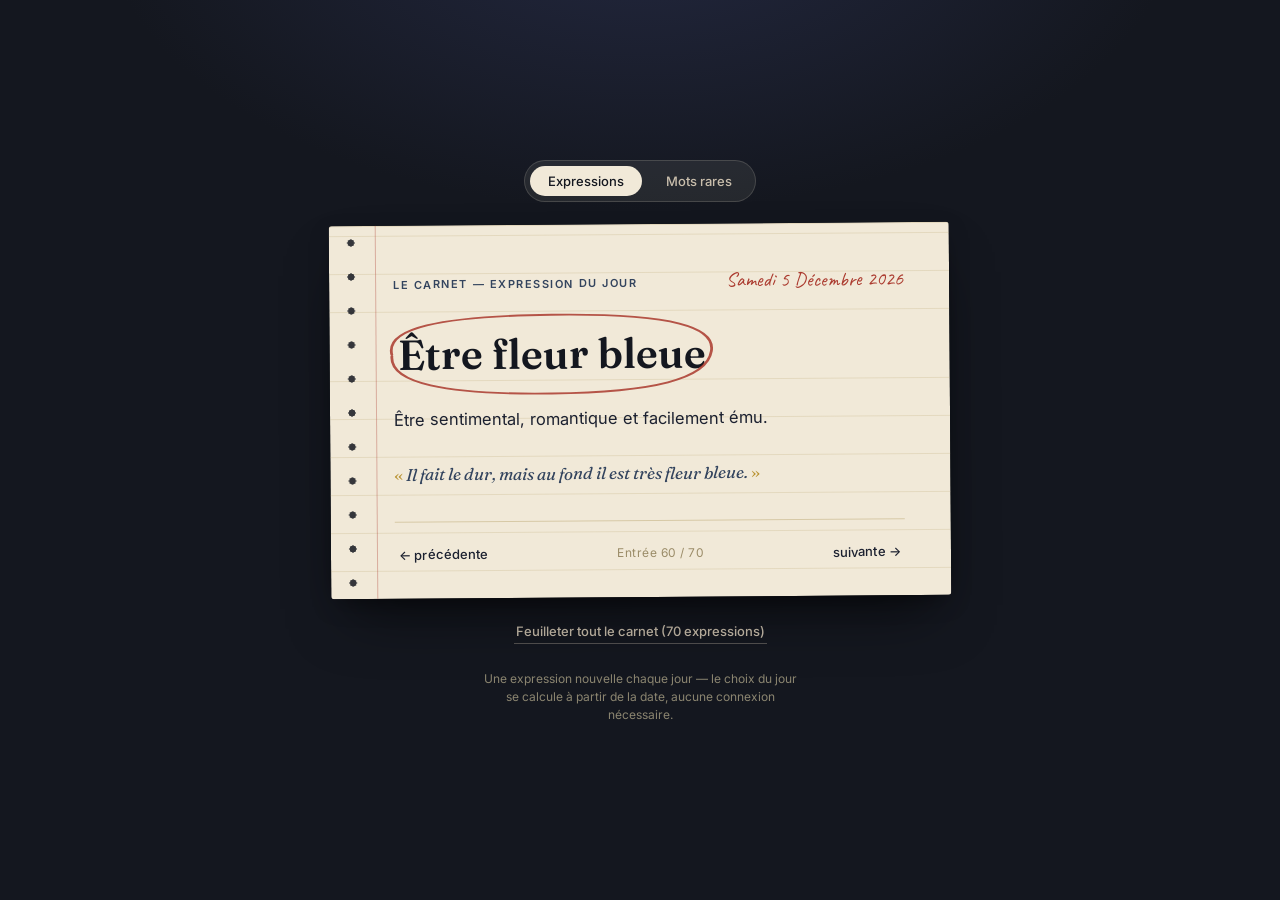
<file: index.html>
<!DOCTYPE html>
<html lang="fr">
<head>
<meta charset="UTF-8">
<meta name="viewport" content="width=device-width, initial-scale=1.0">
<title>Le Carnet — expression du jour</title>
<meta name="description" content="Une nouvelle expression française chaque jour, expliquée et illustrée par un exemple.">
<link rel="preconnect" href="https://fonts.googleapis.com">
<link rel="preconnect" href="https://fonts.gstatic.com" crossorigin>
<link href="https://fonts.googleapis.com/css2?family=Fraunces:ital,opsz,wght@0,9..144,400;0,9..144,600;1,9..144,500&family=Inter:wght@400;500;600&family=Caveat:wght@500;700&display=swap" rel="stylesheet">
<link rel="stylesheet" href="style.css">
</head>
<body>

<div class="page">

  <nav class="site-nav">
    <a href="index.html" class="active">Expressions</a>
    <a href="mots.html">Mots rares</a>
  </nav>

  <div class="notebook" id="notebook">
    <div class="spiral" aria-hidden="true"></div>

    <header class="entry-header">
      <span class="eyebrow">Le carnet — expression du jour</span>
      <span class="date" id="date"></span>
    </header>

    <div class="entry-body">
      <h1 class="expression">
        <span class="circle-wrap">
          <span id="expr-text">Chargement…</span>
          <svg class="scribble" viewBox="0 0 320 120" preserveAspectRatio="none" aria-hidden="true">
            <path d="M18,60 C12,24 60,8 160,7 C270,6 306,26 302,58 C298,96 250,113 160,114 C64,115 16,98 18,62" />
          </svg>
        </span>
      </h1>

      <p class="explication" id="explication"></p>

      <blockquote class="exemple">
        <span class="quote-mark">«</span>
        <span id="exemple"></span>
        <span class="quote-mark">»</span>
      </blockquote>
    </div>

    <footer class="entry-footer">
      <button id="prev" class="nav-btn" aria-label="Expression précédente">← précédente</button>
      <div class="counter-wrap">
        <span class="counter" id="counter"></span>
        <button id="today-btn" class="today-badge hidden">aujourd'hui</button>
      </div>
      <button id="next" class="nav-btn" aria-label="Expression suivante">suivante →</button>
    </footer>
  </div>

  <button id="toggle-archive" class="archive-link">Feuilleter tout le carnet (<span id="archive-count"></span> expressions)</button>

  <div id="archive" class="archive hidden">
    <input type="text" id="archive-search" placeholder="Chercher une expression…" autocomplete="off">
    <ul id="archive-list"></ul>
  </div>

  <p class="colophon">Une expression nouvelle chaque jour — le choix du jour se calcule à partir de la date, aucune connexion nécessaire.</p>

</div>

<script src="expressions-data-niche.js"></script>
<script src="expressions-script.js"></script>
</body>
</html>
</file>
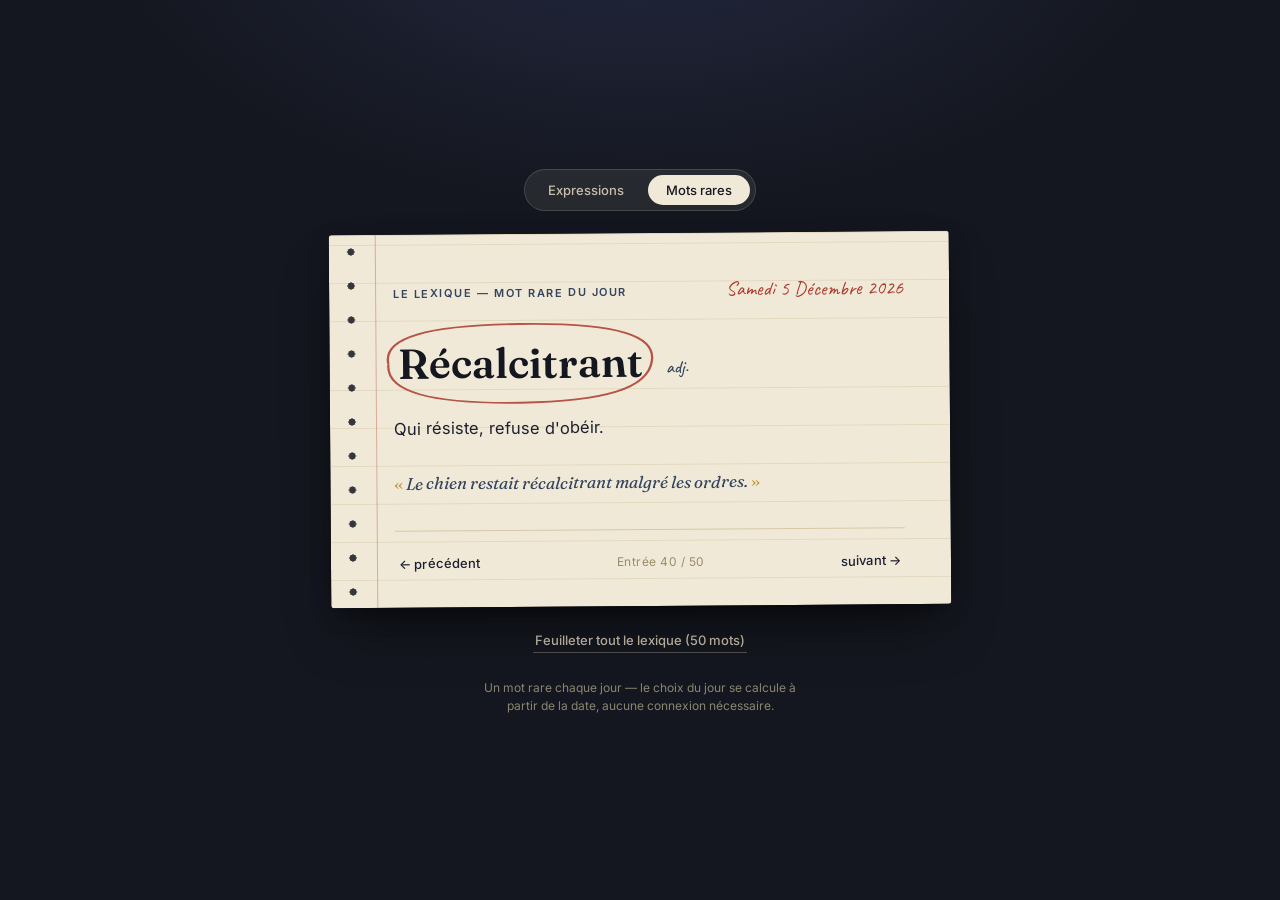
<file: mots.html>
<!DOCTYPE html>
<html lang="fr">
<head>
<meta charset="UTF-8">
<meta name="viewport" content="width=device-width, initial-scale=1.0">
<title>Le Lexique — mot rare du jour</title>
<meta name="description" content="Un mot français peu connu chaque jour, avec sa définition et un exemple.">
<link rel="preconnect" href="https://fonts.googleapis.com">
<link rel="preconnect" href="https://fonts.gstatic.com" crossorigin>
<link href="https://fonts.googleapis.com/css2?family=Fraunces:ital,opsz,wght@0,9..144,400;0,9..144,600;1,9..144,500&family=Inter:wght@400;500;600&family=Caveat:wght@500;700&display=swap" rel="stylesheet">
<link rel="stylesheet" href="style.css">
</head>
<body>

<div class="page">

  <nav class="site-nav">
    <a href="index.html">Expressions</a>
    <a href="mots.html" class="active">Mots rares</a>
  </nav>

  <div class="notebook" id="notebook">
    <div class="spiral" aria-hidden="true"></div>

    <header class="entry-header">
      <span class="eyebrow">Le lexique — mot rare du jour</span>
      <span class="date" id="date"></span>
    </header>

    <div class="entry-body">
      <h1 class="expression">
        <span class="circle-wrap">
          <span id="expr-text">Chargement…</span>
          <svg class="scribble" viewBox="0 0 320 120" preserveAspectRatio="none" aria-hidden="true">
            <path d="M18,60 C12,24 60,8 160,7 C270,6 306,26 302,58 C298,96 250,113 160,114 C64,115 16,98 18,62" />
          </svg>
        </span>
        <span class="nature-tag" id="nature-tag"></span>
      </h1>

      <p class="explication" id="explication"></p>

      <blockquote class="exemple">
        <span class="quote-mark">«</span>
        <span id="exemple"></span>
        <span class="quote-mark">»</span>
      </blockquote>
    </div>

    <footer class="entry-footer">
      <button id="prev" class="nav-btn" aria-label="Mot précédent">← précédent</button>
      <div class="counter-wrap">
        <span class="counter" id="counter"></span>
        <button id="today-btn" class="today-badge hidden">aujourd'hui</button>
      </div>
      <button id="next" class="nav-btn" aria-label="Mot suivant">suivant →</button>
    </footer>
  </div>

  <button id="toggle-archive" class="archive-link">Feuilleter tout le lexique (<span id="archive-count"></span> mots)</button>

  <div id="archive" class="archive hidden">
    <input type="text" id="archive-search" placeholder="Chercher un mot…" autocomplete="off">
    <ul id="archive-list"></ul>
  </div>

  <p class="colophon">Un mot rare chaque jour — le choix du jour se calcule à partir de la date, aucune connexion nécessaire.</p>

</div>

<script src="mots-data.js"></script>
<script src="mots-script.js"></script>
</body>
</html>
</file>
<file: style.css>
:root {
  --ink: #14171f;
  --ink-soft: #1c2130;
  --paper: #f1e9d8;
  --paper-shadow: #e2d6bb;
  --rule: #d7c9a6;
  --red: #ab3a2e;
  --blue: #33445e;
  --gold: #b8912f;
  --font-display: "Fraunces", serif;
  --font-body: "Inter", sans-serif;
  --font-hand: "Caveat", cursive;
}

* { box-sizing: border-box; }

html { scroll-behavior: smooth; }

body {
  margin: 0;
  min-height: 100vh;
  background:
    radial-gradient(ellipse 900px 500px at 50% -10%, #232840 0%, transparent 60%),
    var(--ink);
  font-family: var(--font-body);
  color: var(--ink);
  display: flex;
  align-items: center;
  justify-content: center;
  padding: 48px 20px 64px;
}

.page {
  width: 100%;
  max-width: 620px;
  display: flex;
  flex-direction: column;
  align-items: center;
  gap: 22px;
}

.site-nav {
  display: flex;
  gap: 6px;
  background: rgba(241, 233, 216, 0.08);
  border: 1px solid rgba(241, 233, 216, 0.16);
  border-radius: 999px;
  padding: 5px;
}

.site-nav a {
  font-family: var(--font-body);
  font-weight: 500;
  font-size: 13px;
  text-decoration: none;
  color: #c9beac;
  padding: 7px 18px;
  border-radius: 999px;
  transition: background 0.15s ease, color 0.15s ease;
}

.site-nav a:hover {
  color: var(--paper);
}

.site-nav a.active {
  background: var(--paper);
  color: var(--ink);
}

.nature-tag {
  display: inline-block;
  margin-left: 10px;
  font-family: var(--font-hand);
  font-size: 18px;
  font-weight: 500;
  color: var(--blue);
  vertical-align: middle;
  transform: rotate(-2deg);
}

/* ---------- Notebook card ---------- */

.notebook {
  position: relative;
  width: 100%;
  background: var(--paper);
  border-radius: 3px;
  padding: 44px 46px 30px 64px;
  box-shadow:
    0 1px 0 var(--paper-shadow) inset,
    0 30px 60px -20px rgba(0,0,0,0.6),
    0 8px 24px -8px rgba(0,0,0,0.5);
  transform: rotate(-0.4deg);
  background-image:
    repeating-linear-gradient(
      to bottom,
      transparent 0px,
      transparent 37px,
      var(--rule) 38px
    );
  background-position: 0 118px;
}

.notebook::before {
  /* red margin rule */
  content: "";
  position: absolute;
  left: 46px;
  top: 0;
  bottom: 0;
  width: 1px;
  background: rgba(171, 58, 46, 0.35);
}

.spiral {
  position: absolute;
  left: 16px;
  top: 0;
  bottom: 0;
  width: 12px;
  display: flex;
  flex-direction: column;
  justify-content: space-evenly;
  align-items: center;
}
.spiral::before,
.spiral::after,
.spiral {
  content: "";
}
.spiral {
  background-image: radial-gradient(circle, var(--ink) 0 3.5px, transparent 3.6px);
  background-size: 12px 34px;
  background-repeat: repeat-y;
  opacity: 0.85;
}

.entry-header {
  position: relative;
  display: flex;
  justify-content: space-between;
  align-items: baseline;
  gap: 12px;
  flex-wrap: wrap;
  margin-bottom: 30px;
}

.eyebrow {
  font-family: var(--font-body);
  font-weight: 600;
  font-size: 11px;
  letter-spacing: 0.14em;
  text-transform: uppercase;
  color: var(--blue);
}

.date {
  font-family: var(--font-hand);
  font-size: 20px;
  color: var(--red);
  text-transform: capitalize;
}

.entry-body { position: relative; }

.expression {
  margin: 0 0 22px;
  font-family: var(--font-display);
  font-weight: 600;
  font-style: normal;
  font-size: clamp(28px, 6vw, 42px);
  line-height: 1.15;
  color: var(--ink);
}

.circle-wrap {
  position: relative;
  display: inline-block;
  padding: 6px 4px;
}

.circle-wrap .scribble {
  position: absolute;
  inset: -14px -22px;
  width: calc(100% + 44px);
  height: calc(100% + 28px);
  pointer-events: none;
}
.circle-wrap .scribble path {
  fill: none;
  stroke: var(--red);
  stroke-width: 2.5;
  stroke-linecap: round;
  opacity: 0.85;
}

.explication {
  margin: 0 0 26px;
  font-family: var(--font-body);
  font-size: 16.5px;
  line-height: 1.65;
  color: var(--ink-soft);
  max-width: 46ch;
}

.exemple {
  margin: 0 0 8px;
  padding: 0;
  font-family: var(--font-display);
  font-style: italic;
  font-size: 17px;
  line-height: 1.6;
  color: var(--blue);
  border: none;
}
.exemple .quote-mark {
  font-family: var(--font-display);
  color: var(--gold);
  font-style: normal;
}

.entry-footer {
  margin-top: 34px;
  padding-top: 18px;
  border-top: 1px solid var(--rule);
  display: flex;
  align-items: center;
  justify-content: space-between;
  gap: 12px;
  flex-wrap: wrap;
}

.nav-btn {
  font-family: var(--font-body);
  font-weight: 500;
  font-size: 13px;
  color: var(--ink-soft);
  background: none;
  border: none;
  cursor: pointer;
  padding: 6px 4px;
  letter-spacing: 0.01em;
  transition: color 0.15s ease, transform 0.15s ease;
}
.nav-btn:hover { color: var(--red); }
.nav-btn:focus-visible {
  outline: 2px solid var(--blue);
  outline-offset: 3px;
  border-radius: 2px;
}

.counter-wrap {
  display: flex;
  align-items: center;
  gap: 10px;
}

.counter {
  font-family: var(--font-body);
  font-size: 12px;
  color: var(--rule);
  color: #9b8c68;
  letter-spacing: 0.04em;
}

.today-badge {
  font-family: var(--font-hand);
  font-size: 15px;
  color: var(--red);
  background: none;
  border: 1px dashed var(--red);
  border-radius: 20px;
  padding: 2px 12px 4px;
  cursor: pointer;
}
.today-badge.hidden { display: none; }

/* ---------- Archive ---------- */

.archive-link {
  font-family: var(--font-body);
  font-size: 13px;
  font-weight: 500;
  color: #c9beac;
  background: none;
  border: none;
  border-bottom: 1px solid rgba(201,190,172,0.35);
  padding: 4px 2px;
  cursor: pointer;
}
.archive-link:hover { color: var(--paper); border-color: var(--paper); }

.archive {
  width: 100%;
  background: var(--paper);
  border-radius: 3px;
  padding: 22px 26px;
  box-shadow: 0 20px 40px -20px rgba(0,0,0,0.5);
}
.archive.hidden { display: none; }

#archive-search {
  width: 100%;
  font-family: var(--font-body);
  font-size: 14px;
  padding: 10px 12px;
  border: 1px solid var(--rule);
  background: #fbf7ee;
  border-radius: 3px;
  margin-bottom: 12px;
  color: var(--ink);
}
#archive-search:focus-visible {
  outline: 2px solid var(--blue);
  outline-offset: 1px;
}

.archive ul {
  list-style: none;
  margin: 0;
  padding: 0;
  max-height: 340px;
  overflow-y: auto;
}

.archive li {
  border-bottom: 1px solid var(--rule);
}
.archive li:last-child { border-bottom: none; }

.archive li button {
  width: 100%;
  text-align: left;
  background: none;
  border: none;
  cursor: pointer;
  padding: 10px 4px;
  font-family: var(--font-display);
  font-size: 15px;
  color: var(--ink-soft);
}
.archive li button:hover { color: var(--red); }

/* ---------- Colophon ---------- */

.colophon {
  font-family: var(--font-body);
  font-size: 12px;
  color: #8b8570;
  text-align: center;
  max-width: 40ch;
  line-height: 1.5;
  margin: 4px 0 0;
}

/* ---------- Responsive ---------- */

@media (max-width: 520px) {
  .notebook { padding: 36px 22px 24px 46px; }
  .notebook::before { left: 26px; }
  .spiral { left: 6px; }
}

@media (prefers-reduced-motion: reduce) {
  * { transition: none !important; }
}
</file>
